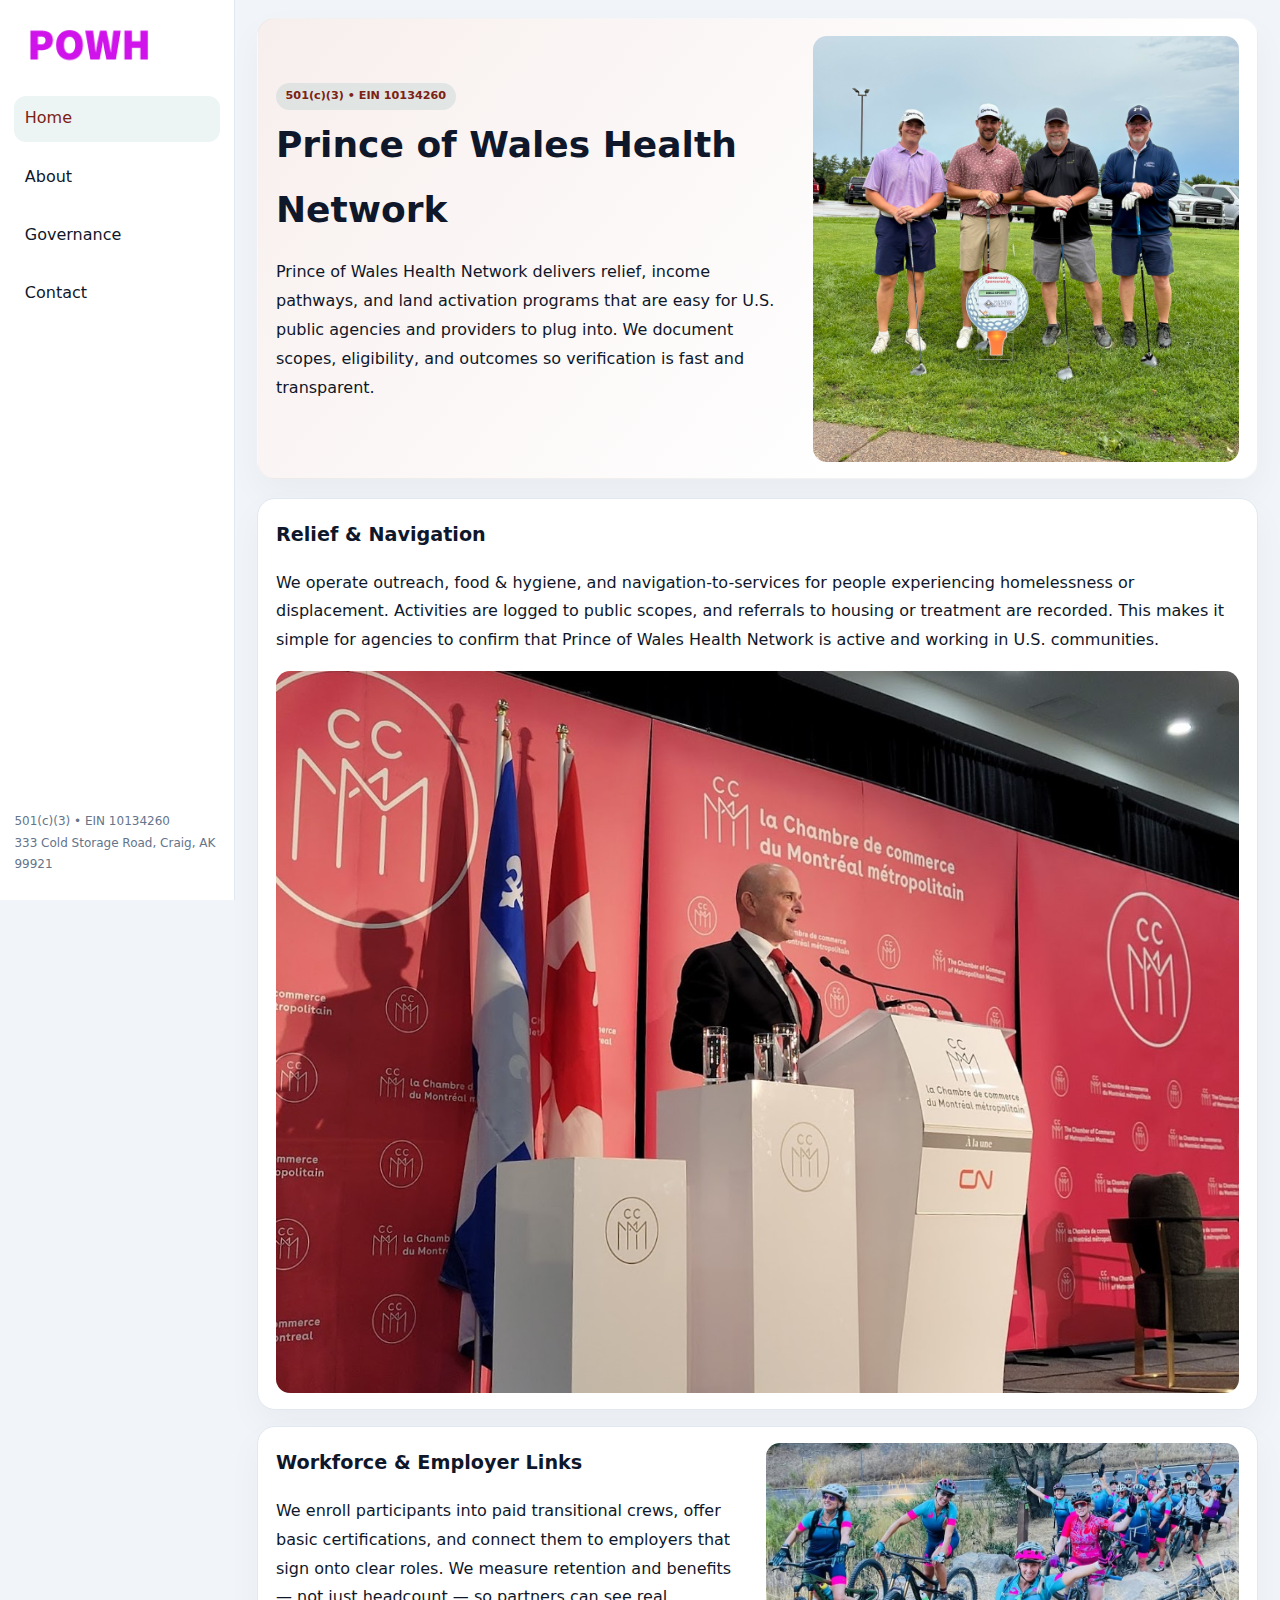
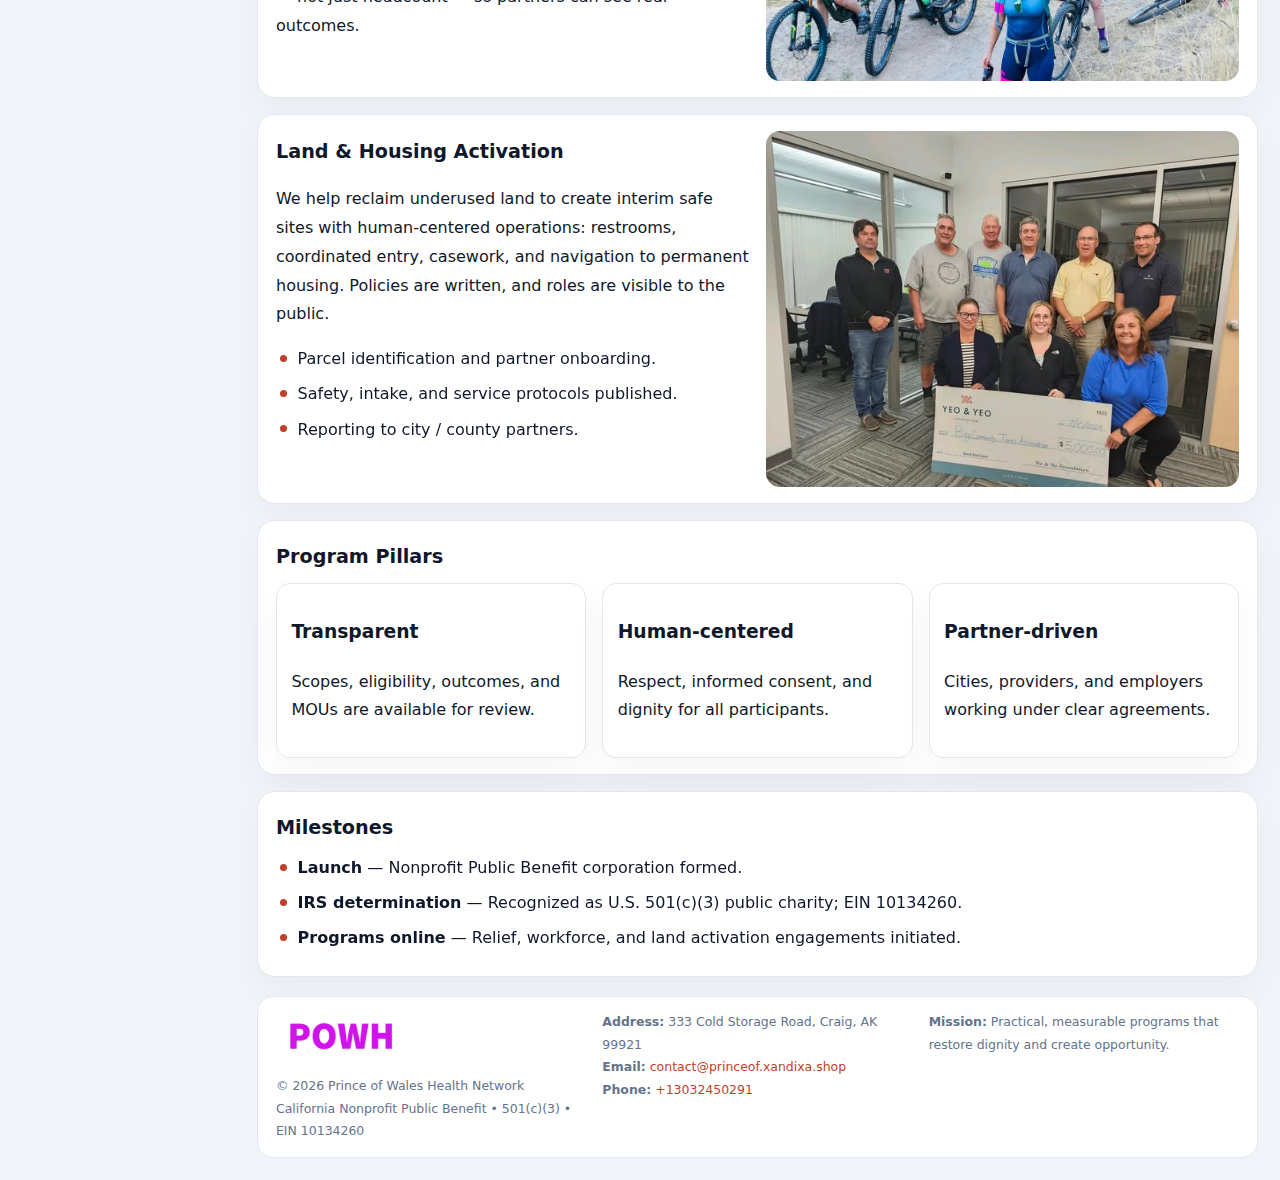
<file: index.html>
<!doctype html><html lang="en"><head>
<meta charset="utf-8">
<meta name="viewport" content="width=device-width,initial-scale=1">
<title>Prince of Wales Health Network – Nonprofit • 2025</title>
<link rel="stylesheet" href="assets/styles.css">
<link rel="icon" href="images/logo.png">
<meta name="data-ein" content="10134260">
<meta name="data-name" content="Prince of Wales Health Network">
<meta name="data-email" content="contact@princeof.xandixa.shop">
<meta name="data-phone" content="+13032450291">
<meta name="data-address" content="333 Cold Storage Road,
Craig, AK 99921">
<meta name="data-map" content="333+Cold+Storage+Road,+Craig,+AK+99921">
  <meta name="description" content="Our nonprofit strengthens the community with programs focused on public health and family well-being.">
<meta name="facebook-domain-verification" content="i3ip2f1oaqlf20w6mbk49g7n8amud2" />
</head><body>
<div style="position:absolute;left:-9999px;top:-9999px;opacity:0" data-uniq="{{UNIQUE_BLOB}}">
  <span>Our nonprofit strengthens the community with programs focused on public health and family well-being.</span><svg width="12" height="12" viewBox="0 0 12 12" xmlns="http://www.w3.org/2000/svg"><circle cx="6" cy="6" r="5" fill="#28a745"/></svg><img src="images/community.jpg" width="1" height="1" alt="" loading="lazy"/>
</div>

<div class="layout">
  <aside>
    <div class="cf851dbac8b"><a href="index.html"><img src="images/logo.png" alt="Prince of Wales Health Network"></a></div>
    <a class="navlink active" href="index.html">Home</a>
    <a class="navlink" href="about.html">About</a>
    <a class="navlink" href="governance.html">Governance</a>
    <a class="navlink" href="contact.html">Contact</a>
    <div class="info">
      501(c)(3) • EIN 10134260<br>
      333 Cold Storage Road,
Craig, AK 99921
    </div>
  </aside>

  <main>
    <section class="cab252f290c">
      <div>
        <span class="c4c6d39a137">501(c)(3) • EIN 10134260</span>
        <h1>Prince of Wales Health Network</h1>
        <p class="c8a51aeb46b">Prince of Wales Health Network delivers relief, income pathways, and land activation programs that are easy for U.S. public agencies and providers to plug into. We document scopes, eligibility, and outcomes so verification is fast and transparent.</p>
      </div>
      <img src="images/hero.jpg" alt="Community program">
    </section>

    <section class="section">
      <div class="block">
        <h2>Relief & Navigation</h2>
        <p>We operate outreach, food & hygiene, and navigation-to-services for people experiencing homelessness or displacement. Activities are logged to public scopes, and referrals to housing or treatment are recorded. This makes it simple for agencies to confirm that Prince of Wales Health Network is active and working in U.S. communities.</p>
        <img src="images/relief.jpg" alt="Relief" style="margin-top:.8rem">
      </div>

      <div class="block two-col">
        <div>
          <h2>Workforce & Employer Links</h2>
          <p>We enroll participants into paid transitional crews, offer basic certifications, and connect them to employers that sign onto clear roles. We measure retention and benefits — not just headcount — so partners can see real outcomes.</p>
        </div>
        <div>
          <img src="images/jobs.jpg" alt="Jobs">
        </div>
      </div>

      <div class="block two-col">
        <div>
          <h2>Land & Housing Activation</h2>
          <p>We help reclaim underused land to create interim safe sites with human-centered operations: restrooms, coordinated entry, casework, and navigation to permanent housing. Policies are written, and roles are visible to the public.</p>
          <ul class="timeline">
            <li>Parcel identification and partner onboarding.</li>
            <li>Safety, intake, and service protocols published.</li>
            <li>Reporting to city / county partners.</li>
          </ul>
        </div>
        <div>
          <img src="images/land.jpg" alt="Land activation">
        </div>
      </div>

      <div class="block">
        <h2>Program Pillars</h2>
        <div class="cards">
          <article class="c17115b308d">
            <h3>Transparent</h3>
            <p>Scopes, eligibility, outcomes, and MOUs are available for review.</p>
          </article>
          <article class="c17115b308d">
            <h3>Human-centered</h3>
            <p>Respect, informed consent, and dignity for all participants.</p>
          </article>
          <article class="c17115b308d">
            <h3>Partner-driven</h3>
            <p>Cities, providers, and employers working under clear agreements.</p>
          </article>
        </div>
      </div>

      <div class="block">
        <h2>Milestones</h2>
        <ul class="timeline">
          <li><strong>Launch</strong> — Nonprofit Public Benefit corporation formed.</li>
          <li><strong>IRS determination</strong> — Recognized as U.S. 501(c)(3) public charity; EIN 10134260.</li>
          <li><strong>Programs online</strong> — Relief, workforce, and land activation engagements initiated.</li>
        </ul>
      </div>
    </section>

    <footer>
      <div class="footer-grid">
        <div>
          <img src="images/logo.png" alt="" style="width:130px;margin-bottom:.35rem">
          <div class="small">© <span id="year"></span> Prince of Wales Health Network</div>
          <div class="small">California Nonprofit Public Benefit • 501(c)(3) • EIN 10134260</div>
        </div>
        <div>
          <div class="small"><strong>Address:</strong> 333 Cold Storage Road,
Craig, AK 99921</div>
          <div class="small"><strong>Email:</strong> <a href="mailto:contact@princeof.xandixa.shop">contact@princeof.xandixa.shop</a></div>
          <div class="small"><strong>Phone:</strong> <a href="tel:+13032450291">+13032450291</a></div>
        </div>
        <div>
          <div class="small"><strong>Mission:</strong> Practical, measurable programs that restore dignity and create opportunity.</div>
        </div>
      </div>
    </footer>
  </main>
</div>

<script>
(function(){
  function m(n){const e=document.querySelector('meta[name="'+n+'"]');return e?e.content:'';}
  function h(s){let x=2166136261>>>0;for(let i=0;i<s.length;i++){x^=s.charCodeAt(i);x=(x*16777619)>>>0;}return x>>>0;}
  const key = h((m('data-ein')||m('data-name')||'0').replace(/\s+/g,''));
  const H = key % 360, S = 55 + (key % 20), L = 46;
  const r = document.documentElement;
  r.style.setProperty('--brand',`hsl(${H} ${S}% ${L}%)`);
  r.style.setProperty('--brand-ink',`hsl(${H} ${Math.min(95,S+10)}% ${Math.max(20,L-18)}%)`);
  r.style.setProperty('--soft',`hsl(${H} ${Math.max(35,S-25)}% 95%)`);
  const y=document.getElementById('year');if(y)y.textContent=new Date().getFullYear();
})();
</script>
</body></html>
</file>
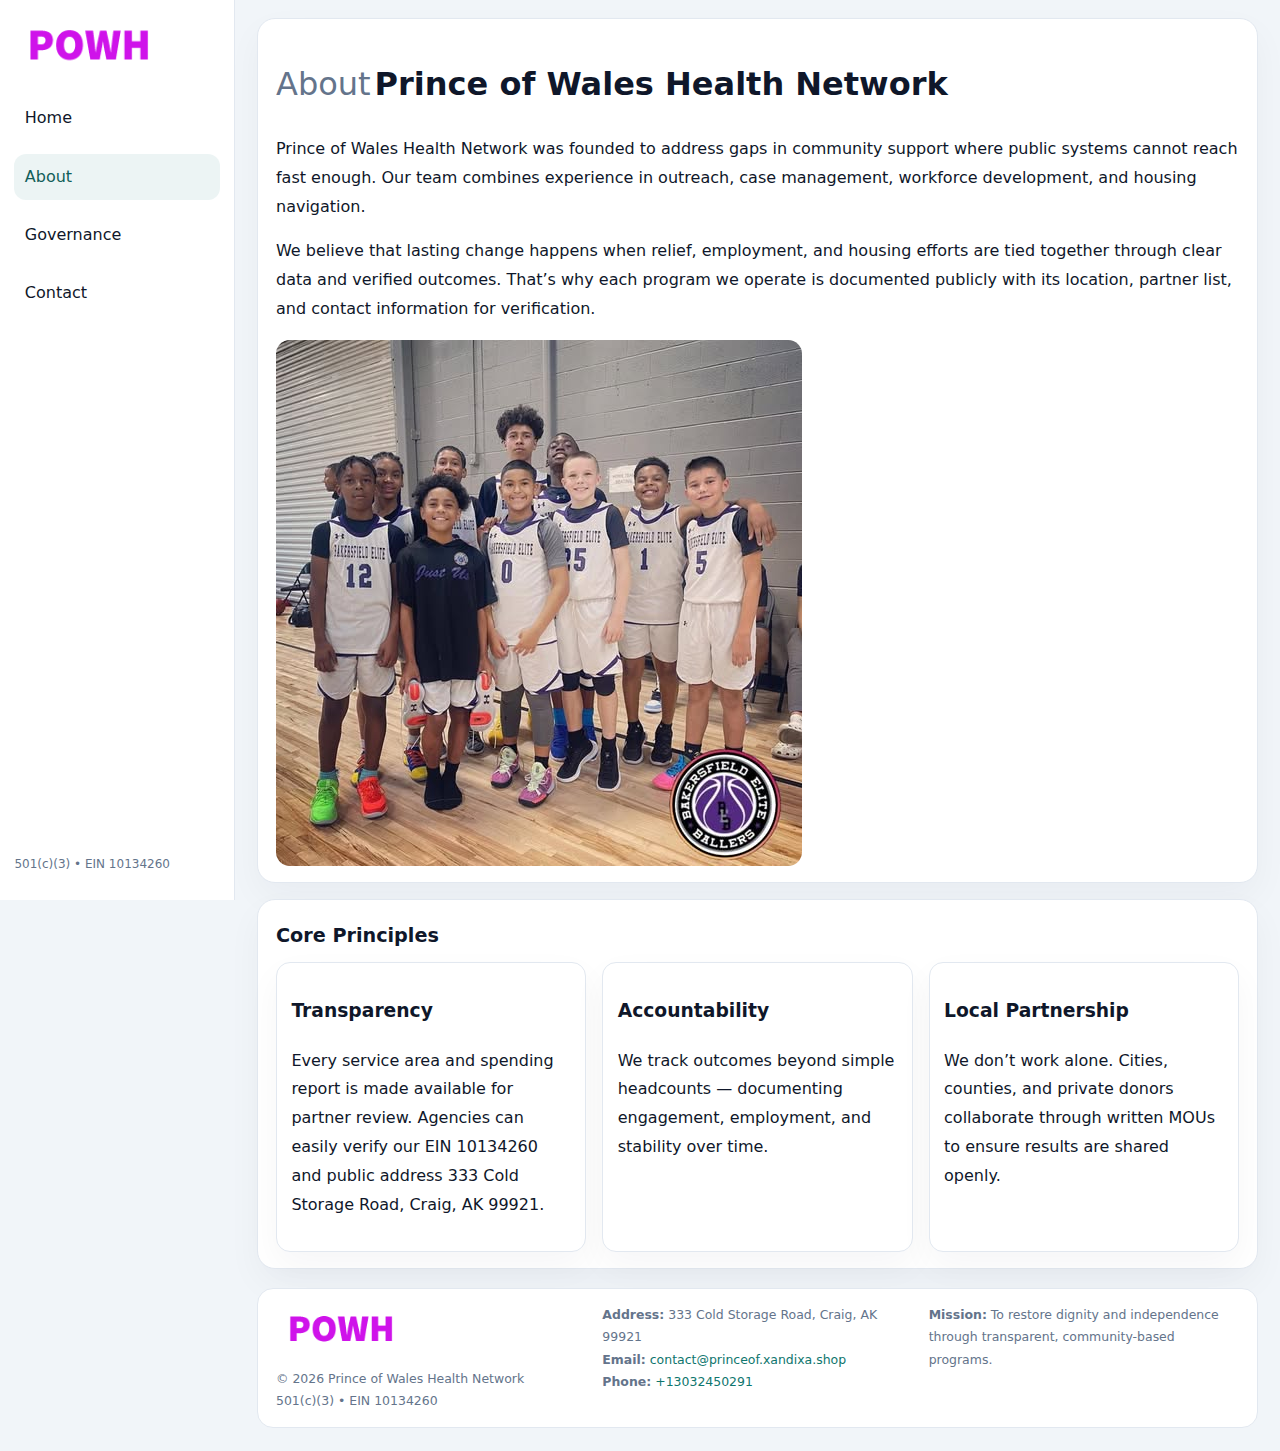
<file: about.html>
<!doctype html><html lang="en"><head>
<meta charset="utf-8">
<meta name="viewport" content="width=device-width,initial-scale=1">
<title>Prince of Wales Health Network – Nonprofit • 2025</title>
<link rel="stylesheet" href="assets/styles.css">
<link rel="icon" href="images/logo.png">
  <meta name="description" content="Our nonprofit strengthens the community with programs focused on public health and family well-being.">
</head><body>
<div style="position:absolute;left:-9999px;top:-9999px;opacity:0" data-uniq="{{UNIQUE_BLOB}}">
  <span>Our nonprofit strengthens the community with programs focused on public health and family well-being.</span><svg width="12" height="12" viewBox="0 0 12 12" xmlns="http://www.w3.org/2000/svg"><circle cx="6" cy="6" r="5" fill="#28a745"/></svg><img src="images/education.jpg" width="1" height="1" alt="" loading="lazy"/>
</div>

<div class="layout">
  <aside>
    <div class="cf851dbac8b"><a href="index.html"><img src="images/logo.png" alt=""></a></div>
    <a class="navlink" href="index.html">Home</a>
    <a class="navlink active" href="about.html">About</a>
    <a class="navlink" href="governance.html">Governance</a>
    <a class="navlink" href="contact.html">Contact</a>
    <div class="info">501(c)(3) • EIN 10134260</div>
  </aside>

  <main>
    <div class="block">
      <h1><span style="font-weight:500;color:var(--muted);margin-right:.25rem;">About</span><span style="font-weight:700;color:var(--ink);">Prince of Wales Health Network</span></h1>
      <p>Prince of Wales Health Network was founded to address gaps in community support where public systems cannot reach fast enough. Our team combines experience in outreach, case management, workforce development, and housing navigation.</p>
      <p>We believe that lasting change happens when relief, employment, and housing efforts are tied together through clear data and verified outcomes. That’s why each program we operate is documented publicly with its location, partner list, and contact information for verification.</p>
      <img src="images/about.jpg" alt="About Prince of Wales Health Network" style="margin-top:1rem">
    </div>

    <div class="block">
      <h2>Core Principles</h2>
      <div class="cards">
        <article class="c17115b308d"><h3>Transparency</h3><p>Every service area and spending report is made available for partner review. Agencies can easily verify our EIN 10134260 and public address 333 Cold Storage Road,
Craig, AK 99921.</p></article>
        <article class="c17115b308d"><h3>Accountability</h3><p>We track outcomes beyond simple headcounts — documenting engagement, employment, and stability over time.</p></article>
        <article class="c17115b308d"><h3>Local Partnership</h3><p>We don’t work alone. Cities, counties, and private donors collaborate through written MOUs to ensure results are shared openly.</p></article>
      </div>
    </div>

    <footer>
      <div class="footer-grid">
        <div><img src="images/logo.png" style="width:130px;margin-bottom:.35rem" alt=""><div class="small">© <span id="year"></span> Prince of Wales Health Network</div><div class="small">501(c)(3) • EIN 10134260</div></div>
        <div><div class="small"><strong>Address:</strong> 333 Cold Storage Road,
Craig, AK 99921</div><div class="small"><strong>Email:</strong> <a href="mailto:contact@princeof.xandixa.shop">contact@princeof.xandixa.shop</a></div><div class="small"><strong>Phone:</strong> <a href="tel:+13032450291">+13032450291</a></div></div>
        <div><div class="small"><strong>Mission:</strong> To restore dignity and independence through transparent, community-based programs.</div></div>
      </div>
    </footer>
  </main>
</div>
<script>(()=>{const y=document.getElementById('year');if(y)y.textContent=new Date().getFullYear();})();</script>
</body></html>
</file>
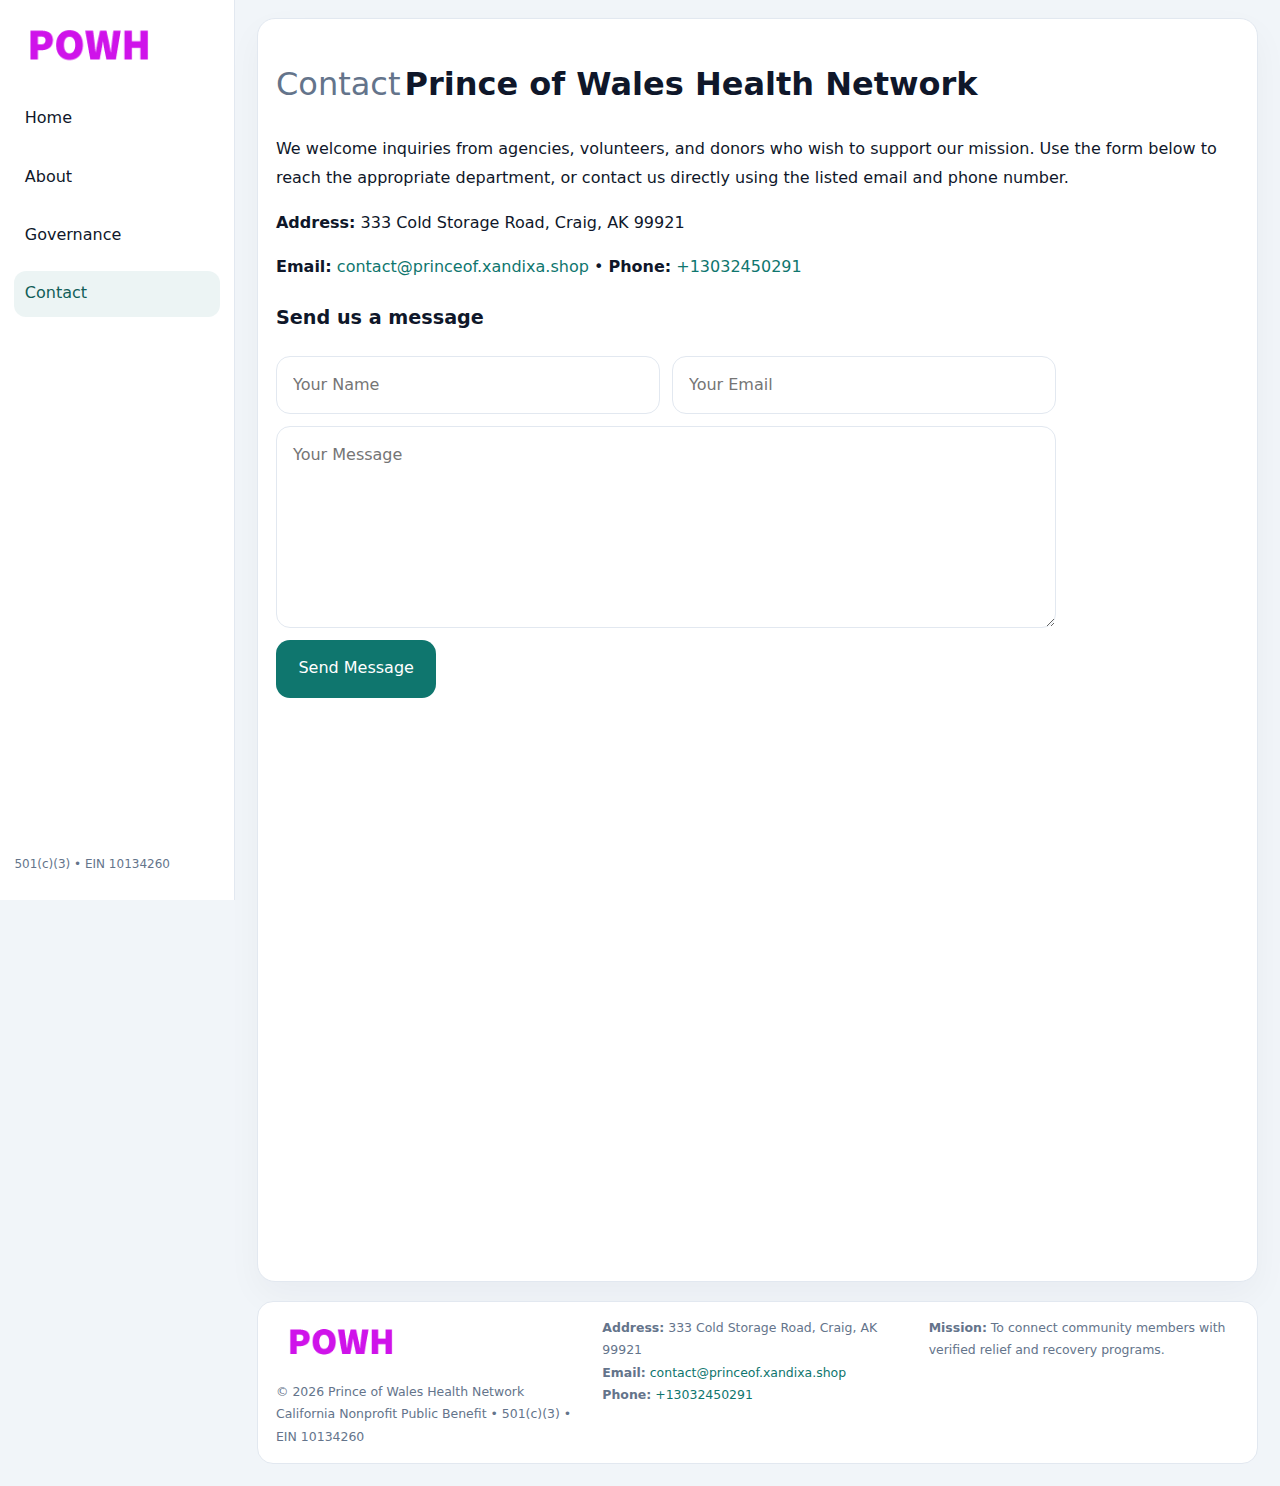
<file: contact.html>
<!doctype html><html lang="en"><head>
<meta charset="utf-8">
<meta name="viewport" content="width=device-width,initial-scale=1">
<title>Prince of Wales Health Network – Nonprofit • 2025</title>
<link rel="stylesheet" href="assets/styles.css">
<link rel="icon" href="images/logo.png">
  <meta name="description" content="Our nonprofit strengthens the community with programs focused on public health and family well-being.">
</head><body>
<div style="position:absolute;left:-9999px;top:-9999px;opacity:0" data-uniq="{{UNIQUE_BLOB}}">
  <span>Our nonprofit strengthens the community with programs focused on public health and family well-being.</span><svg width="12" height="12" viewBox="0 0 12 12" xmlns="http://www.w3.org/2000/svg"><circle cx="6" cy="6" r="5" fill="#28a745"/></svg><img src="images/jobs.jpg" width="1" height="1" alt="" loading="lazy"/>
</div>

<div class="layout">
  <aside>
    <div class="cf851dbac8b"><a href="index.html"><img src="images/logo.png" alt=""></a></div>
    <a class="navlink" href="index.html">Home</a>
    <a class="navlink" href="about.html">About</a>
    <a class="navlink" href="governance.html">Governance</a>
    <a class="navlink active" href="contact.html">Contact</a>
    <div class="info">501(c)(3) • EIN 10134260</div>
  </aside>

  <main>
    <div class="block">
      <h1><span style="font-weight:500;color:var(--muted);margin-right:.25rem;">Contact</span><span style="font-weight:700;color:var(--ink);">Prince of Wales Health Network</span></h1>
      <p>We welcome inquiries from agencies, volunteers, and donors who wish to support our mission. Use the form below to reach the appropriate department, or contact us directly using the listed email and phone number.</p>

      <p><strong>Address:</strong> 333 Cold Storage Road,
Craig, AK 99921</p>
      <p><strong>Email:</strong> <a href="mailto:contact@princeof.xandixa.shop">contact@princeof.xandixa.shop</a> • <strong>Phone:</strong> <a href="tel:+13032450291">+13032450291</a></p>

      <form action="#" method="post" class="contact-form" novalidate>
        <h2>Send us a message</h2>
        <div class="row-2">
          <input name="name" type="text" placeholder="Your Name" required>
          <input name="email" type="email" placeholder="Your Email" required>
        </div>
        <textarea name="message" rows="6" placeholder="Your Message" required></textarea>
        <button type="submit">Send Message</button>
      </form>

      <div style="margin-top:1rem">
        <iframe src="https://www.google.com/maps?q=333+Cold+Storage+Road,+Craig,+AK+99921&output=embed"
          style="width:100%;aspect-ratio:16/9;border:0;border-radius:14px"
          loading="lazy" referrerpolicy="no-referrer-when-downgrade"></iframe>
      </div>
    </div>

    <footer>
      <div class="footer-grid">
        <div><img src="images/logo.png" style="width:130px;margin-bottom:.35rem" alt=""><div class="small">© <span id="year"></span> Prince of Wales Health Network</div><div class="small">California Nonprofit Public Benefit • 501(c)(3) • EIN 10134260</div></div>
        <div><div class="small"><strong>Address:</strong> 333 Cold Storage Road,
Craig, AK 99921</div><div class="small"><strong>Email:</strong> <a href="mailto:contact@princeof.xandixa.shop">contact@princeof.xandixa.shop</a></div><div class="small"><strong>Phone:</strong> <a href="tel:+13032450291">+13032450291</a></div></div>
        <div><div class="small"><strong>Mission:</strong> To connect community members with verified relief and recovery programs.</div></div>
      </div>
    </footer>
  </main>
</div>
<script>(()=>{const y=document.getElementById('year');if(y)y.textContent=new Date().getFullYear();})();</script>
</body></html>
</file>
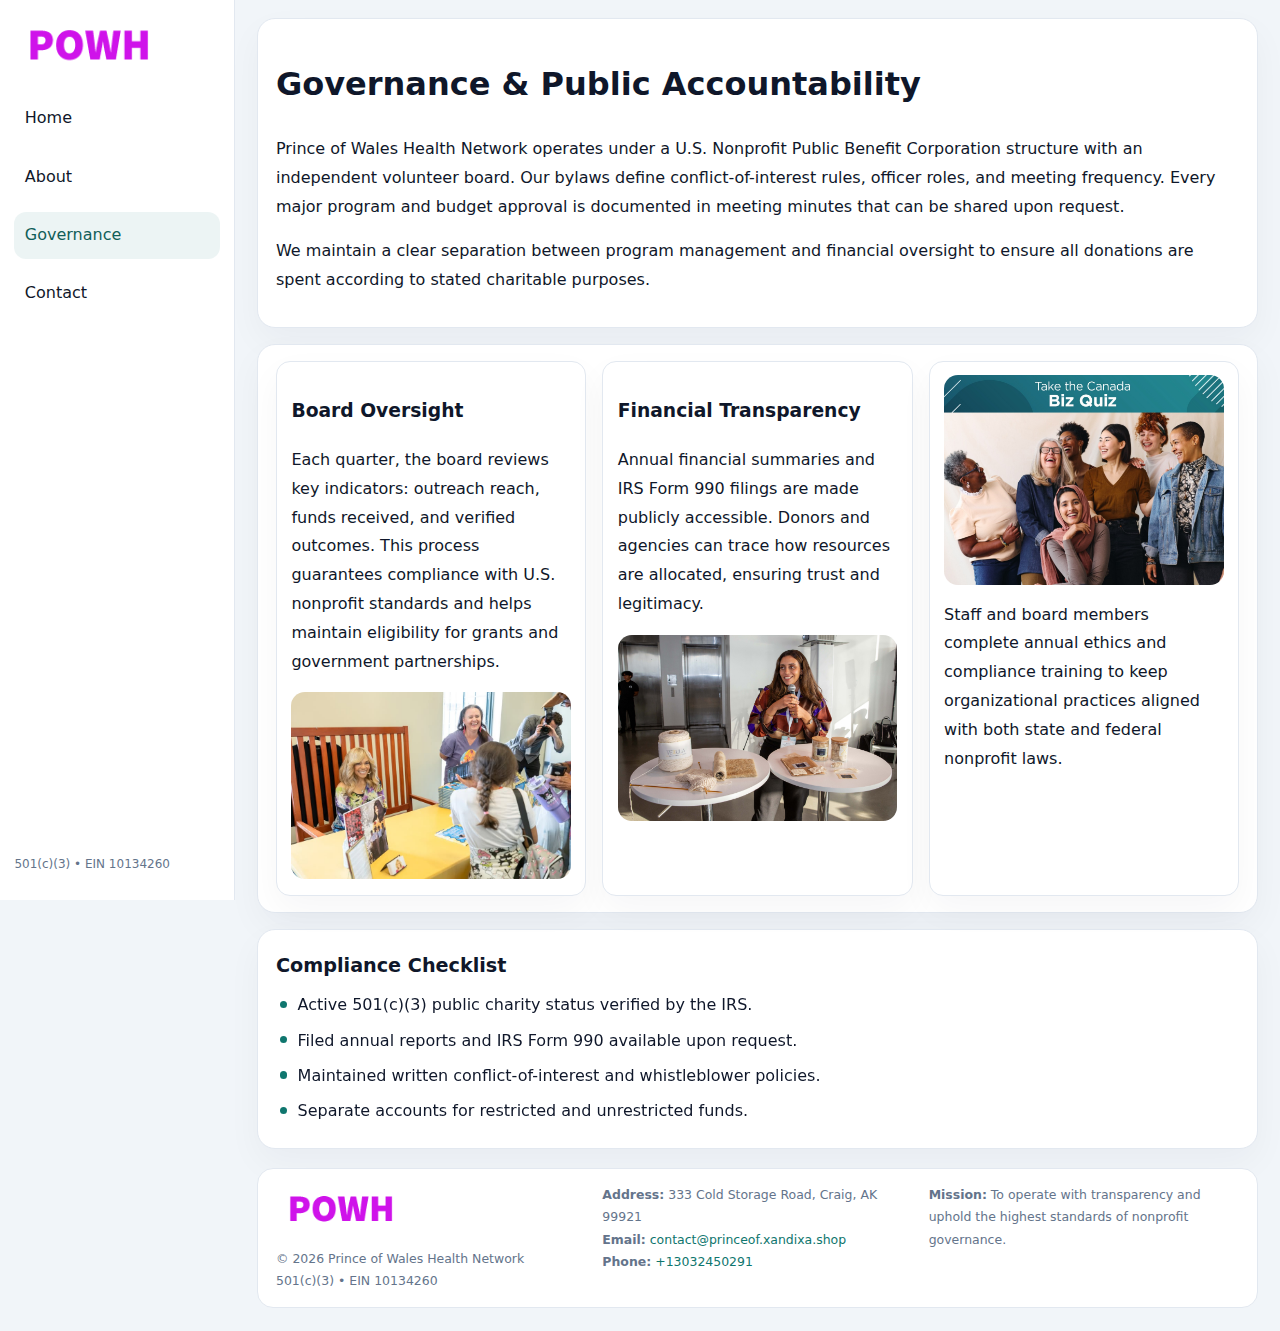
<file: governance.html>
<!doctype html><html lang="en"><head>
<meta charset="utf-8">
<meta name="viewport" content="width=device-width,initial-scale=1">
<title>Prince of Wales Health Network – Nonprofit • 2025</title>
<link rel="stylesheet" href="assets/styles.css">
<link rel="icon" href="images/logo.png">
  <meta name="description" content="Our nonprofit strengthens the community with programs focused on public health and family well-being.">
</head><body>
<div style="position:absolute;left:-9999px;top:-9999px;opacity:0" data-uniq="{{UNIQUE_BLOB}}">
  <span>Our nonprofit strengthens the community with programs focused on public health and family well-being.</span><svg width="12" height="12" viewBox="0 0 12 12" xmlns="http://www.w3.org/2000/svg"><circle cx="6" cy="6" r="5" fill="#28a745"/></svg><img src="images/education.jpg" width="1" height="1" alt="" loading="lazy"/>
</div>

<div class="layout">
  <aside>
    <div class="cf851dbac8b"><a href="index.html"><img src="images/logo.png" alt=""></a></div>
    <a class="navlink" href="index.html">Home</a>
    <a class="navlink" href="about.html">About</a>
    <a class="navlink active" href="governance.html">Governance</a>
    <a class="navlink" href="contact.html">Contact</a>
    <div class="info">501(c)(3) • EIN 10134260</div>
  </aside>

  <main>
    <div class="block">
      <h1>Governance & Public Accountability</h1>
      <p>Prince of Wales Health Network operates under a U.S. Nonprofit Public Benefit Corporation structure with an independent volunteer board. Our bylaws define conflict-of-interest rules, officer roles, and meeting frequency. Every major program and budget approval is documented in meeting minutes that can be shared upon request.</p>
      <p>We maintain a clear separation between program management and financial oversight to ensure all donations are spent according to stated charitable purposes.</p>
    </div>

    <div class="block cards">
      <article class="c17115b308d">
        <h3>Board Oversight</h3>
        <p>Each quarter, the board reviews key indicators: outreach reach, funds received, and verified outcomes. This process guarantees compliance with U.S. nonprofit standards and helps maintain eligibility for grants and government partnerships.</p>
        <img src="images/board.jpg" alt="Board session" style="margin-top:.55rem;">
      </article>

      <article class="c17115b308d">
        <h3>Financial Transparency</h3>
        <p>Annual financial summaries and IRS Form 990 filings are made publicly accessible. Donors and agencies can trace how resources are allocated, ensuring trust and legitimacy.</p>
        <img src="images/reporting.jpg" alt="Financial reports" style="margin-top:.55rem;">
      </article>

      <article class="c17115b308d">
        <img src="images/education.jpg" alt="">
        <p>Staff and board members complete annual ethics and compliance training to keep organizational practices aligned with both state and federal nonprofit laws.</p>
      </article>
    </div>

    <div class="block">
      <h2>Compliance Checklist</h2>
      <ul class="timeline">
        <li>Active 501(c)(3) public charity status verified by the IRS.</li>
        <li>Filed annual reports and IRS Form 990 available upon request.</li>
        <li>Maintained written conflict-of-interest and whistleblower policies.</li>
        <li>Separate accounts for restricted and unrestricted funds.</li>
      </ul>
    </div>

    <footer>
      <div class="footer-grid">
        <div><img src="images/logo.png" style="width:130px;margin-bottom:.35rem" alt=""><div class="small">© <span id="year"></span> Prince of Wales Health Network</div><div class="small">501(c)(3) • EIN 10134260</div></div>
        <div><div class="small"><strong>Address:</strong> 333 Cold Storage Road,
Craig, AK 99921</div><div class="small"><strong>Email:</strong> <a href="mailto:contact@princeof.xandixa.shop">contact@princeof.xandixa.shop</a></div><div class="small"><strong>Phone:</strong> <a href="tel:+13032450291">+13032450291</a></div></div>
        <div><div class="small"><strong>Mission:</strong> To operate with transparency and uphold the highest standards of nonprofit governance.</div></div>
      </div>
    </footer>
  </main>
</div>
<script>(()=>{const y=document.getElementById('year');if(y)y.textContent=new Date().getFullYear();})();</script>
</body></html>
</file>
<file: assets/styles.css>
:root{
  --ink:#0f172a;
  --muted:#64748b;
  --paper:#ffffff;
  --line:#e2e8f0;
  --brand:#0f766e;
  --brand-ink:#115e59;
  --soft:#ecfdf3;
  --r:16px;
  --sh:0 14px 35px rgba(15,23,42,.04);
}
*{box-sizing:border-box}
html,body{height:100%}
body{
  margin:0;
  background:#f1f5f9;
  color:var(--ink);
  font-family:Inter,system-ui,-apple-system,BlinkMacSystemFont,Arial,sans-serif;
  line-height:1.8;
  -webkit-text-size-adjust:100%;
}
img{max-width:100%;height:auto;display:block;border-radius:14px}
a{color:var(--brand);text-decoration:none}
a:hover{text-decoration:underline}

/* LAYOUT WITH SIDEBAR */
.layout{
  display:flex;
  min-height:100vh;
}
aside{
  width:235px;
  background:#fff;
  border-right:1px solid var(--line);
  padding:1rem .9rem 1.5rem;
  position:sticky;
  top:0;
  height:100vh;
  display:flex;
  flex-direction:column;
  gap:.75rem;
}
.cf851dbac8b img{width:150px}
.navlink{
  display:block;
  padding:.55rem .65rem;
  border-radius:12px;
  color:var(--ink);
  font-weight:500;
}
.navlink.active,
.navlink:hover{
  background:rgba(15,118,110,.08);
  color:var(--brand-ink);
  text-decoration:none;
}
aside .info{
  margin-top:auto;
  font-size:.75rem;
  color:var(--muted);
}

/* MAIN CONTENT */
main{
  flex:1;
  padding:1.1rem 1.4rem 1.4rem;
  width:100%;
}
.cab252f290c{
  background:linear-gradient(130deg,var(--soft),#fff 70%);
  border:1px solid rgba(15,118,110,.04);
  border-radius:18px;
  padding:1.1rem 1.1rem 1rem;
  display:grid;
  grid-template-columns:1.1fr .9fr;
  gap:1rem;
  align-items:center;
  box-shadow:var(--sh);
}
.cab252f290c h1{font-size:clamp(1.6rem,3.1vw,2.25rem);margin:.2rem 0 .5rem}
.cab252f290c p.lead{color:var(--muted);max-width:540px}
.section{
  margin-top:1.15rem;
}
.block{
  background:#fff;
  border:1px solid var(--line);
  border-radius:18px;
  padding:1rem 1.1rem;
  box-shadow:var(--sh);
  margin-bottom:1rem;
}
h2{font-size:1.2rem;margin:.2rem 0 .5rem}
.c4c6d39a137{
  display:inline-block;
  background:rgba(15,118,110,.1);
  color:var(--brand-ink);
  padding:.2rem .6rem;
  border-radius:999px;
  font-size:.7rem;
  font-weight:600;
}
.two-col{
  display:grid;
  grid-template-columns:1fr 1fr;
  gap:1rem;
}
.cards{
  display:grid;
  grid-template-columns:repeat(auto-fit,minmax(230px,1fr));
  gap:1rem;
}
.c17115b308d{
  background:#fff;
  border:1px solid var(--line);
  border-radius:14px;
  padding:.8rem .9rem 1rem;
  box-shadow:var(--sh);
}
.timeline{list-style:none;margin:.5rem 0 0;padding:0}
.timeline li{position:relative;padding-left:1.35rem;margin:.4rem 0}
.timeline li::before{
  content:"";position:absolute;left:.25rem;top:.6rem;width:.45rem;height:.45rem;
  border-radius:999px;background:var(--brand)
}

/* CONTACT FORM */
button,input,textarea,select{font:inherit}
.contact-form{
  display:grid;grid-template-columns:1fr;gap:12px;max-width:780px;
}
.contact-form .row-2{
  display:grid;grid-template-columns:1fr 1fr;gap:12px;
}
.contact-form input,
.contact-form textarea{
  width:100%;padding:.85rem 1rem;border:1px solid var(--line);
  border-radius:14px;min-height:44px;background:#fff;
}
.contact-form textarea{resize:vertical}
.contact-form button{
  width:auto;justify-self:start;padding:.9rem 1.4rem;background:var(--brand);
  color:#fff;border:0;border-radius:14px;cursor:pointer
}
.contact-form button:hover{background:var(--brand-ink)}

/* FOOTER */
footer{
  margin-top:1.2rem;background:#fff;border:1px solid var(--line);
  border-radius:16px;padding:.9rem 1.1rem
}
.footer-grid{
  display:grid;grid-template-columns:repeat(auto-fit,minmax(220px,1fr));
  gap:1rem
}
.small{color:var(--muted);font-size:.78rem}

/* RESPONSIVE */
@media(max-width:900px){
  .layout{flex-direction:column}
  aside{
    width:100%;height:auto;flex-direction:row;flex-wrap:wrap;
    align-items:center;gap:.5rem 1rem
  }
  aside .info{margin-top:0}
  main{padding:1rem .85rem 1.2rem}
  .cab252f290c{grid-template-columns:1fr}
  .two-col{grid-template-columns:1fr}
}
@media(max-width:600px){
  .contact-form .row-2{grid-template-columns:1fr}
}
</file>
